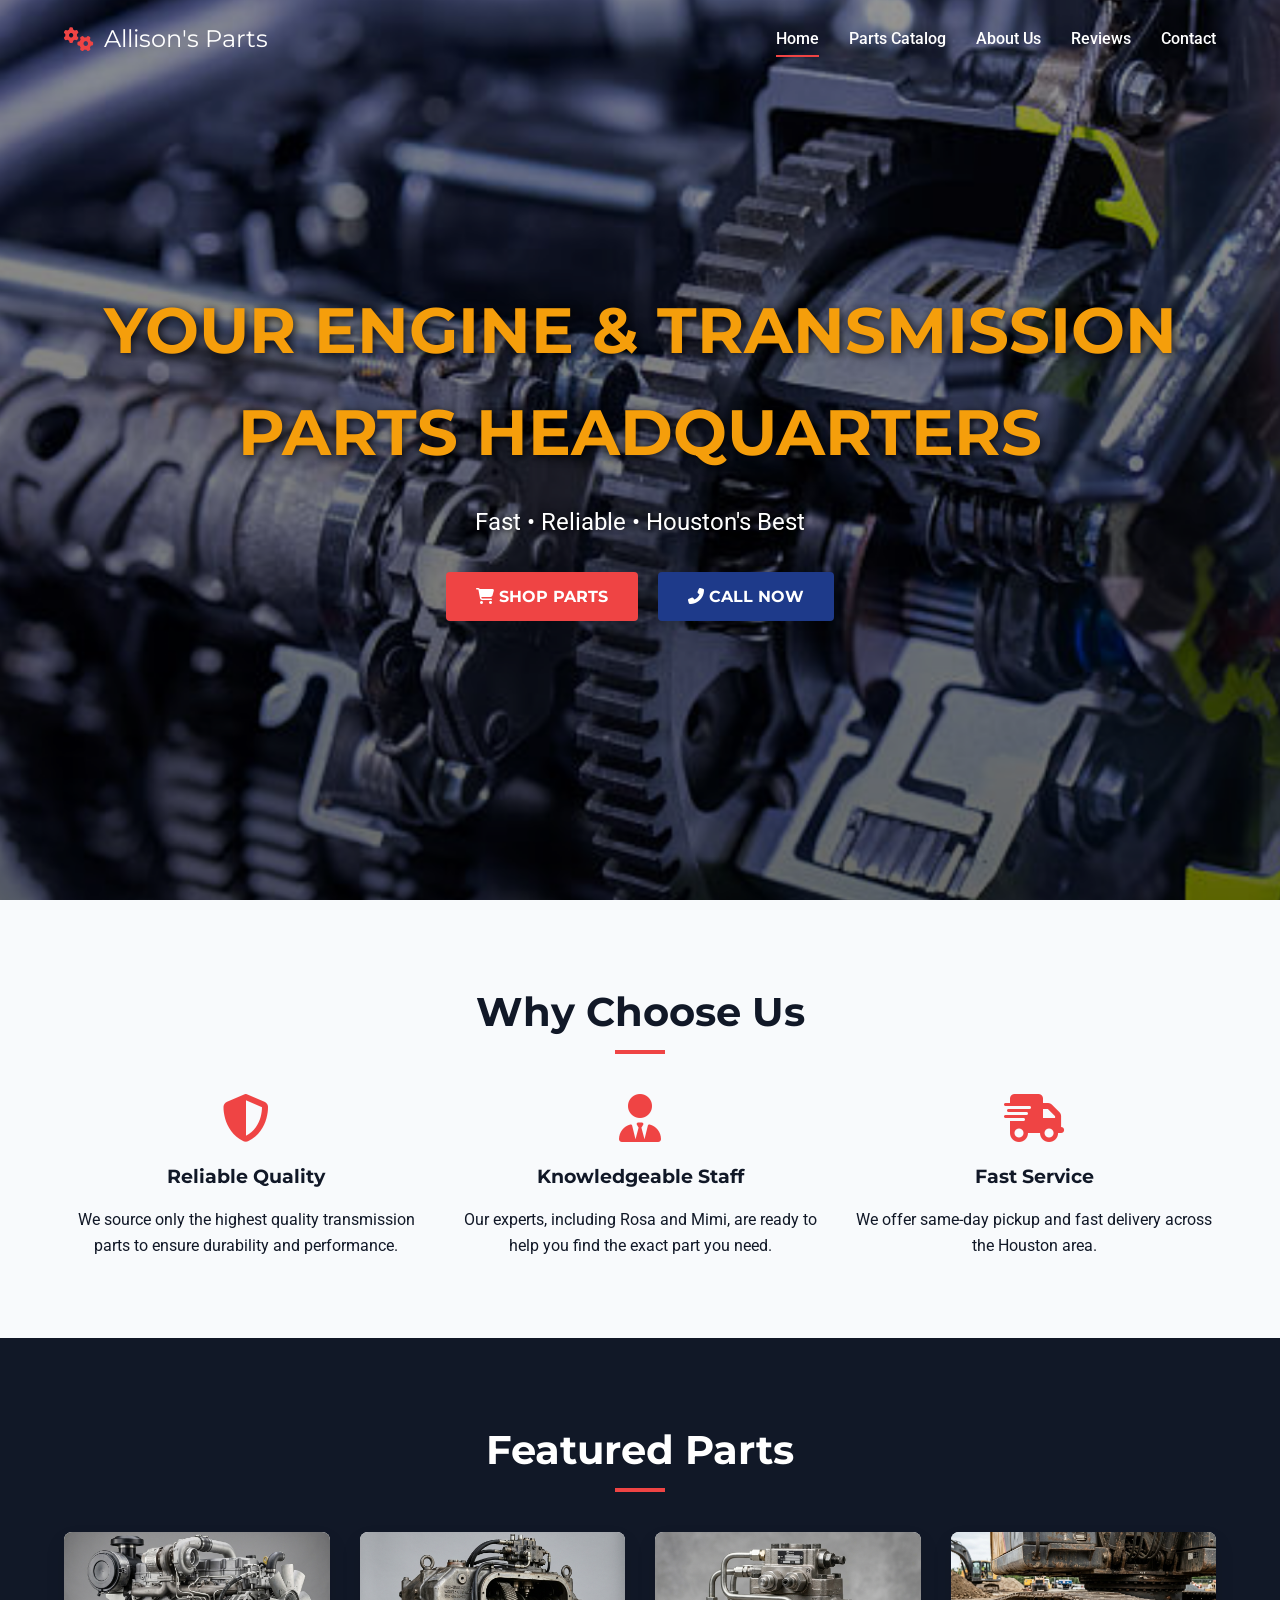
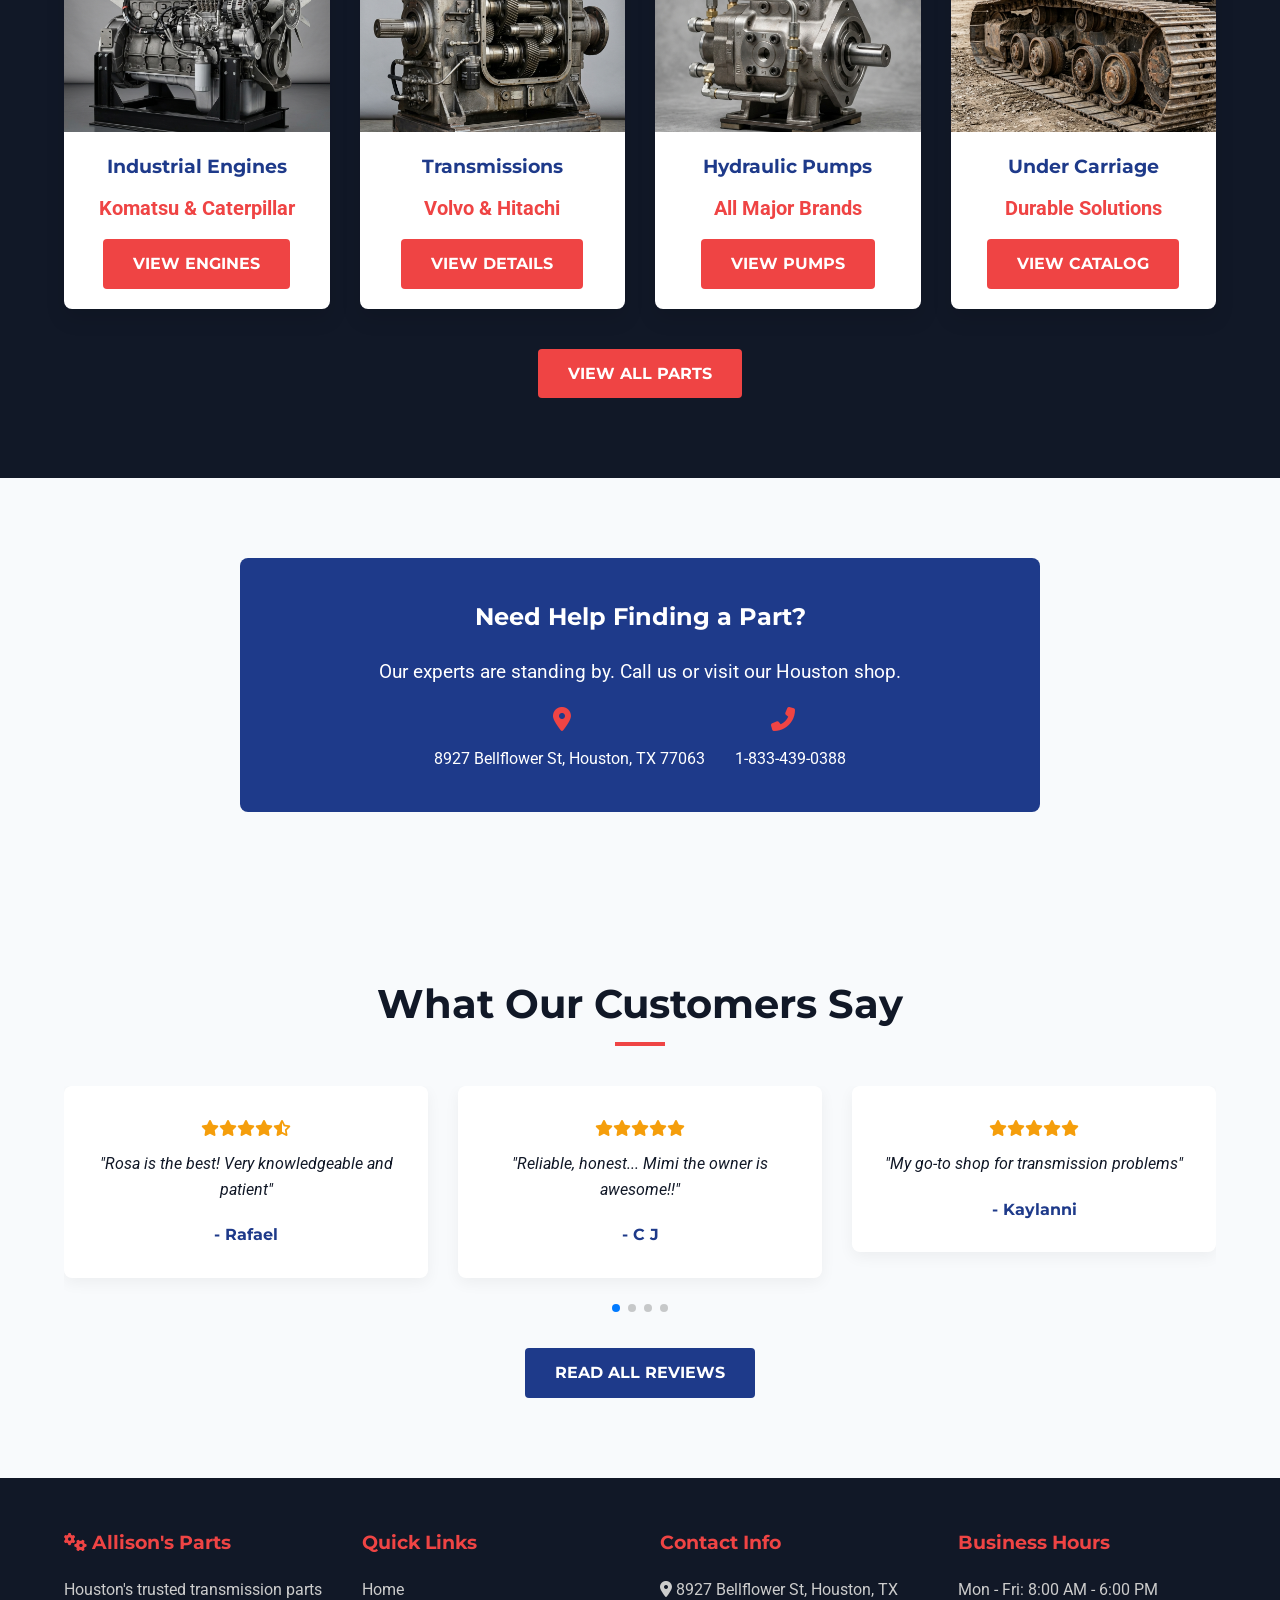
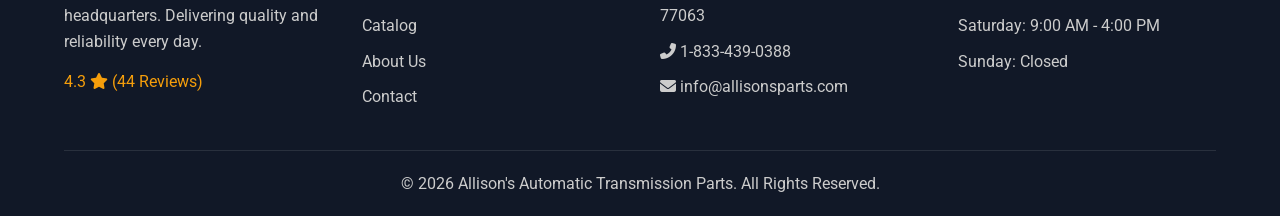
<file: index.html>
<!DOCTYPE html>
<html lang="en">
<head>
    <meta charset="UTF-8">
    <meta name="google-site-verification" content="gaj22bxt5rE-R6Ymua2FjD3MhMwJxtUASp9wpxJOE44" />
    <meta name="viewport" content="width=device-width, initial-scale=1.0">
    <title>Allison's Automatic Transmission Parts | Houston TX</title>
    <link rel="icon" type="image/svg+xml" href="data:image/svg+xml,<svg xmlns=%22http://www.w3.org/2000/svg%22 viewBox=%220 0 100 100%22><text y=%22.9em%22 font-size=%2290%22>??</text></svg>">
    <meta name="description" content="Houston's best transmission parts headquarters. Fast, reliable automatic transmission parts, sensors, and rebuild kits.">
    <!-- Google Fonts -->
    <link href="https://fonts.googleapis.com/css2?family=Montserrat:wght@400;700&family=Roboto:wght@400;500;700&display=swap" rel="stylesheet">
    <!-- FontAwesome -->
    <link rel="stylesheet" href="https://cdnjs.cloudflare.com/ajax/libs/font-awesome/6.4.0/css/all.min.css">
    <!-- AOS Animation CSS -->
    <link href="https://unpkg.com/aos@2.3.1/dist/aos.css" rel="stylesheet">
    <!-- Swiper CSS -->
    <link rel="stylesheet" href="https://unpkg.com/swiper/swiper-bundle.min.css">
    <!-- Favicon -->
    <link rel="icon" type="image/svg+xml" href="data:image/svg+xml,<svg xmlns=%22http://www.w3.org/2000/svg%22 viewBox=%220 0 100 100%22><text y=%22.9em%22 font-size=%2290%22>⚙️</text></svg>">
    <!-- Custom CSS -->
    <link rel="stylesheet" href="style.css">
</head>
<body>
    <!-- Preloader -->
    <div id="preloader">
        <i class="fas fa-cog gear-loader"></i>
    </div>

    <!-- Navbar -->
    <nav class="navbar">
        <a href="index.html" class="logo">
            <i class="fas fa-cogs"></i> Allison's Parts
        </a>
        <div class="nav-links">
            <a href="index.html" class="active">Home</a>
            <a href="parts.html">Parts Catalog</a>
            <a href="about.html">About Us</a>
            <a href="reviews.html">Reviews</a>
            <a href="contact.html">Contact</a>
        </div>
        <div class="hamburger">
            <i class="fas fa-bars"></i>
        </div>
    </nav>

    <header class="hero">
        <div class="hero-content" data-aos="fade-up">
            <h1>Your Engine & Transmission Parts Headquarters</h1>
            <p>Fast • Reliable • Houston's Best</p>
            <div class="hero-btns">
                <a href="parts.html" class="btn btn-primary"><i class="fas fa-shopping-cart"></i> Shop Parts</a>
                <a href="tel:+18334390388" class="btn btn-secondary"><i class="fas fa-phone-alt"></i> Call Now</a>
            </div>
        </div>
    </header>

    <!-- Why Us Section -->
    <section class="section">
        <h2 class="section-title" data-aos="fade-up">Why Choose Us</h2>
        <div class="features-grid">
            <div class="feature-item" data-aos="fade-up" data-aos-delay="100">
                <i class="fas fa-shield-alt"></i>
                <h3>Reliable Quality</h3>
                <p>We source only the highest quality transmission parts to ensure durability and performance.</p>
            </div>
            <div class="feature-item" data-aos="fade-up" data-aos-delay="200">
                <i class="fas fa-user-tie"></i>
                <h3>Knowledgeable Staff</h3>
                <p>Our experts, including Rosa and Mimi, are ready to help you find the exact part you need.</p>
            </div>
            <div class="feature-item" data-aos="fade-up" data-aos-delay="300">
                <i class="fas fa-truck-fast"></i>
                <h3>Fast Service</h3>
                <p>We offer same-day pickup and fast delivery across the Houston area.</p>
            </div>
        </div>
    </section>

    <!-- Featured Parts -->
    <section class="section section-dark">
        <h2 class="section-title" data-aos="fade-up">Featured Parts</h2>
        <div class="parts-grid">
            <div class="part-card" data-aos="fade-up" data-aos-delay="100">
                <div class="part-img">
                    <img src="engine.png" alt="Engines">
                </div>
                <div class="part-info">
                    <h3>Industrial Engines</h3>
                    <div class="part-price">Komatsu & Caterpillar</div>
                    <a href="parts.html" class="btn btn-primary">View Engines</a>
                </div>
            </div>
            <div class="part-card" data-aos="fade-up" data-aos-delay="200">
                <div class="part-img">
                    <img src="transmission.png" alt="Transmissions">
                </div>
                <div class="part-info">
                    <h3>Transmissions</h3>
                    <div class="part-price">Volvo & Hitachi</div>
                    <a href="parts.html" class="btn btn-primary">View Details</a>
                </div>
            </div>
            <div class="part-card" data-aos="fade-up" data-aos-delay="300">
                <div class="part-img">
                    <img src="pump.png" alt="Pumps">
                </div>
                <div class="part-info">
                    <h3>Hydraulic Pumps</h3>
                    <div class="part-price">All Major Brands</div>
                    <a href="parts.html" class="btn btn-primary">View Pumps</a>
                </div>
            </div>
            <div class="part-card" data-aos="fade-up" data-aos-delay="400">
                <div class="part-img">
                    <img src="undercarriage.png" alt="Undercarriage">
                </div>
                <div class="part-info">
                    <h3>Under Carriage</h3>
                    <div class="part-price">Durable Solutions</div>
                    <a href="parts.html" class="btn btn-primary">View Catalog</a>
                </div>
            </div>
        </div>
        <div style="text-align: center; margin-top: 40px;">
            <a href="parts.html" class="btn btn-primary">View All Parts</a>
        </div>
    </section>

    <!-- Quick Contact Card -->
    <section class="section" style="background-color: var(--secondary-color);">
        <div class="contact-info-card" data-aos="fade-up" style="max-width: 800px; margin: 0 auto; text-align: center;">
            <h2>Need Help Finding a Part?</h2>
            <p style="margin: 20px 0; font-size: 1.2rem;">Our experts are standing by. Call us or visit our Houston shop.</p>
            <div style="display: flex; justify-content: center; gap: 30px; flex-wrap: wrap;">
                <div>
                    <i class="fas fa-map-marker-alt" style="color: var(--accent-color); font-size: 1.5rem;"></i>
                    <p style="margin-top: 10px;">8927 Bellflower St, Houston, TX 77063</p>
                </div>
                <div>
                    <i class="fas fa-phone-alt" style="color: var(--accent-color); font-size: 1.5rem;"></i>
                    <p style="margin-top: 10px;"><a href="tel:+18334390388" style="color: white;">1-833-439-0388</a></p>
                </div>
            </div>
        </div>
    </section>

    <!-- Reviews Carousel Preview -->
    <section class="section">
        <h2 class="section-title" data-aos="fade-up">What Our Customers Say</h2>
        <div class="swiper-container reviews-slider" data-aos="fade-up">
            <div class="swiper-wrapper">
                <div class="swiper-slide">
                    <div class="review-card">
                        <div class="stars">
                            <i class="fas fa-star"></i><i class="fas fa-star"></i><i class="fas fa-star"></i><i class="fas fa-star"></i><i class="fas fa-star-half-alt"></i>
                        </div>
                        <p>"Rosa is the best! Very knowledgeable and patient"</p>
                        <h4 class="reviewer-name">- Rafael</h4>
                    </div>
                </div>
                <div class="swiper-slide">
                    <div class="review-card">
                        <div class="stars">
                            <i class="fas fa-star"></i><i class="fas fa-star"></i><i class="fas fa-star"></i><i class="fas fa-star"></i><i class="fas fa-star"></i>
                        </div>
                        <p>"Reliable, honest... Mimi the owner is awesome!!"</p>
                        <h4 class="reviewer-name">- C J</h4>
                    </div>
                </div>
                <div class="swiper-slide">
                    <div class="review-card">
                        <div class="stars">
                            <i class="fas fa-star"></i><i class="fas fa-star"></i><i class="fas fa-star"></i><i class="fas fa-star"></i><i class="fas fa-star"></i>
                        </div>
                        <p>"My go-to shop for transmission problems"</p>
                        <h4 class="reviewer-name">- Kaylanni</h4>
                    </div>
                </div>
                <div class="swiper-slide">
                    <div class="review-card">
                        <div class="stars">
                            <i class="fas fa-star"></i><i class="fas fa-star"></i><i class="fas fa-star"></i><i class="fas fa-star"></i><i class="fas fa-star-half-alt"></i>
                        </div>
                        <p>"Excellent parts store. Always help me"</p>
                        <h4 class="reviewer-name">- Missela</h4>
                    </div>
                </div>
            </div>
            <div class="swiper-pagination"></div>
        </div>
        <div style="text-align: center; margin-top: 20px;">
            <a href="reviews.html" class="btn btn-secondary">Read All Reviews</a>
        </div>
    </section>

    <!-- Footer -->
    <footer>
        <div class="footer-content">
            <div class="footer-col">
                <h3><i class="fas fa-cogs"></i> Allison's Parts</h3>
                <p>Houston's trusted transmission parts headquarters. Delivering quality and reliability every day.</p>
                <div class="stars" style="margin-top: 15px;">
                    <span>4.3</span> <i class="fas fa-star"></i> (44 Reviews)
                </div>
            </div>
            <div class="footer-col">
                <h3>Quick Links</h3>
                <ul>
                    <li><a href="index.html">Home</a></li>
                    <li><a href="parts.html">Catalog</a></li>
                    <li><a href="about.html">About Us</a></li>
                    <li><a href="contact.html">Contact</a></li>
                </ul>
            </div>
            <div class="footer-col">
                <h3>Contact Info</h3>
                <p><i class="fas fa-map-marker-alt"></i> 8927 Bellflower St, Houston, TX 77063</p>
                <p><i class="fas fa-phone-alt"></i> <a href="tel:+18334390388">1-833-439-0388</a></p>
                <p><i class="fas fa-envelope"></i> info@allisonsparts.com</p>
            </div>
            <div class="footer-col">
                <h3>Business Hours</h3>
                <ul>
                    <li>Mon - Fri: 8:00 AM - 6:00 PM</li>
                    <li>Saturday: 9:00 AM - 4:00 PM</li>
                    <li>Sunday: Closed</li>
                </ul>
            </div>
        </div>
        <div class="footer-bottom">
            <p>&copy; 2026 Allison's Automatic Transmission Parts. All Rights Reserved.</p>
        </div>
    </footer>

    <!-- Floating Buttons -->
    <div class="floating-btn back-to-top" id="backToTop" title="Back to Top">
        <i class="fas fa-chevron-up"></i>
    </div>

    <!-- Scripts -->
    <script src="https://unpkg.com/aos@2.3.1/dist/aos.js"></script>
    <script src="https://unpkg.com/swiper/swiper-bundle.min.js"></script>
    <script src="script.js"></script>
</body>
</html>
</file>
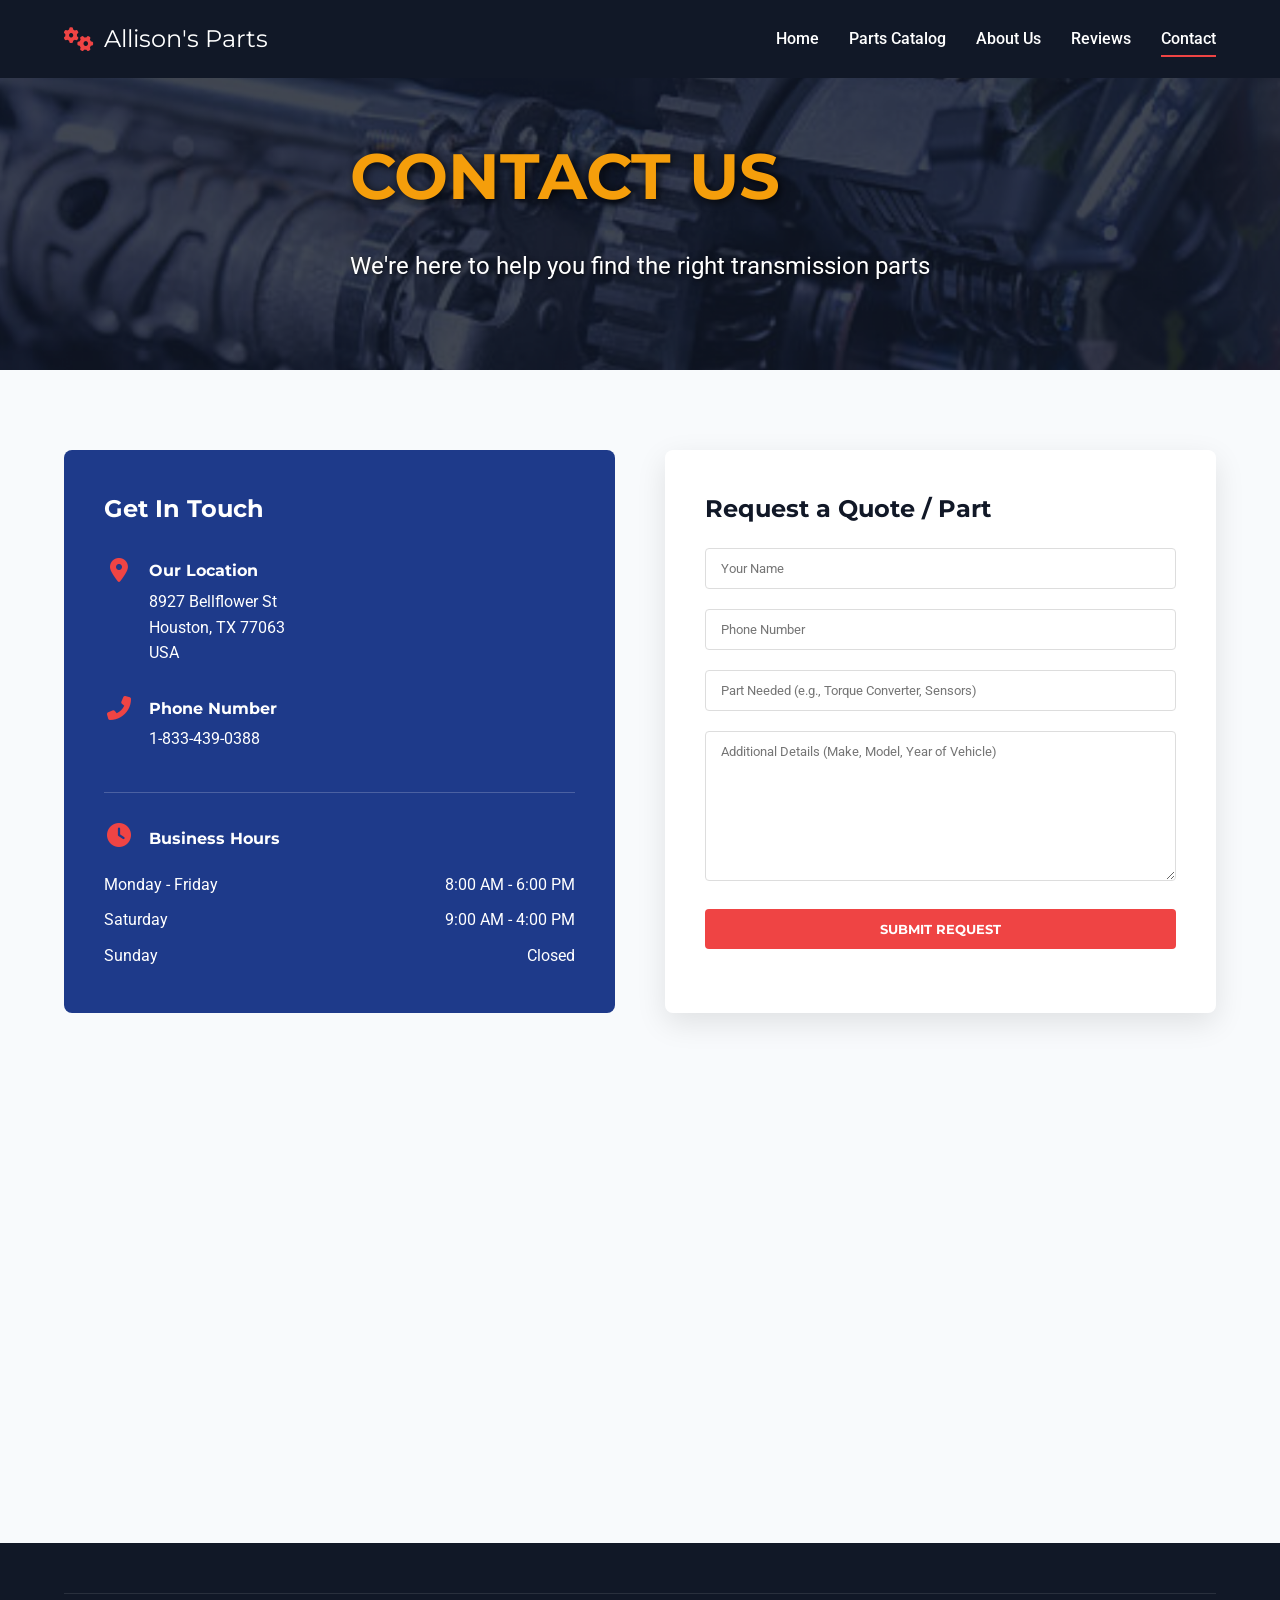
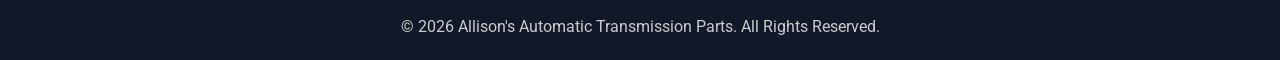
<file: contact.html>
<!DOCTYPE html>
<html lang="en">
<head>
    <meta charset="UTF-8">
    <meta name="google-site-verification" content="gaj22bxt5rE-R6Ymua2FjD3MhMwJxtUASp9wpxJOE44" />
    <meta name="viewport" content="width=device-width, initial-scale=1.0">
    <title>Contact Us | Allison's Automatic Transmission Parts</title>
    <link rel="icon" type="image/svg+xml" href="data:image/svg+xml,<svg xmlns=%22http://www.w3.org/2000/svg%22 viewBox=%220 0 100 100%22><text y=%22.9em%22 font-size=%2290%22>⚙️</text></svg>">
    <link href="https://fonts.googleapis.com/css2?family=Montserrat:wght@400;700&family=Roboto:wght@400;500;700&display=swap" rel="stylesheet">
    <link rel="stylesheet" href="https://cdnjs.cloudflare.com/ajax/libs/font-awesome/6.4.0/css/all.min.css">
    <link href="https://unpkg.com/aos@2.3.1/dist/aos.css" rel="stylesheet">
    <link rel="stylesheet" href="style.css">
</head>
<body>
    <nav class="navbar" style="background-color: var(--dark-color);">
        <a href="index.html" class="logo">
            <i class="fas fa-cogs"></i> Allison's Parts
        </a>
        <div class="nav-links">
            <a href="index.html">Home</a>
            <a href="parts.html">Parts Catalog</a>
            <a href="about.html">About Us</a>
            <a href="reviews.html">Reviews</a>
            <a href="contact.html" class="active">Contact</a>
        </div>
        <div class="hamburger">
            <i class="fas fa-bars"></i>
        </div>
    </nav>

    <div class="page-header">
        <div class="hero-content" data-aos="fade-in">
            <h1>Contact Us</h1>
            <p>We're here to help you find the right transmission parts</p>
        </div>
    </div>

    <section class="section">
        <div class="contact-wrapper">
            <div class="contact-info-card" data-aos="fade-right">
                <h2 style="font-family: var(--heading-font); margin-bottom: 30px;">Get In Touch</h2>
                
                <div class="contact-info-item">
                    <i class="fas fa-map-marker-alt"></i>
                    <div>
                        <h4 style="margin-bottom: 5px;">Our Location</h4>
                        <p>8927 Bellflower St<br>Houston, TX 77063<br>USA</p>
                    </div>
                </div>
                
                <div class="contact-info-item">
                    <i class="fas fa-phone-alt"></i>
                    <div>
                        <h4 style="margin-bottom: 5px;">Phone Number</h4>
                        <p><a href="tel:+18334390388" style="color: #fff;">1-833-439-0388</a></p>
                    </div>
                </div>
                
                
                <div style="margin-top: 40px; padding-top: 30px; border-top: 1px solid rgba(255,255,255,0.2);">
                    <h4 style="margin-bottom: 15px;"><i class="fas fa-clock" style="color: var(--accent-color); margin-right: 10px;"></i> Business Hours</h4>
                    <table style="width: 100%; border-collapse: collapse;">
                        <tr><td style="padding: 5px 0;">Monday - Friday</td><td style="text-align: right;">8:00 AM - 6:00 PM</td></tr>
                        <tr><td style="padding: 5px 0;">Saturday</td><td style="text-align: right;">9:00 AM - 4:00 PM</td></tr>
                        <tr><td style="padding: 5px 0;">Sunday</td><td style="text-align: right;">Closed</td></tr>
                    </table>
                </div>
            </div>
            
            <div class="contact-form" data-aos="fade-left">
                <h2 style="font-family: var(--heading-font); color: var(--dark-color); margin-bottom: 20px;">Request a Quote / Part</h2>
                <!-- Using Formspree (can be easily configured by client) -->
                <form action="https://formspree.io/f/YOUR_FORM_ID" method="POST">
                    <div class="form-group">
                        <input type="text" name="name" class="form-control" placeholder="Your Name" required>
                    </div>
                    <div class="form-group">
                        <input type="tel" name="phone" class="form-control" placeholder="Phone Number" required>
                    </div>
                    <div class="form-group">
                        <input type="text" name="part_needed" class="form-control" placeholder="Part Needed (e.g., Torque Converter, Sensors)" required>
                    </div>
                    <div class="form-group">
                        <textarea name="message" class="form-control" placeholder="Additional Details (Make, Model, Year of Vehicle)" required></textarea>
                    </div>
                    <button type="submit" class="btn btn-primary" style="width: 100%;">Submit Request</button>
                </form>
            </div>
        </div>
        
        <!-- Google Maps Embed -->
        <div class="map-container" data-aos="fade-up" data-aos-delay="200">
            <iframe src="https://www.google.com/maps/embed?pb=!1m18!1m12!1m3!1d3464.717145281858!2d-95.51868352349072!3d29.72802083344605!2m3!1f0!2f0!3f0!3m2!1i1024!2i768!4f13.1!3m3!1m2!1s0x8640c30de4df4afb%3A0x8e8ab3c990264b32!2s8927%20Bellflower%20St%2C%20Houston%2C%20TX%2077063!5e0!3m2!1sen!2sus!4v1700000000000!5m2!1sen!2sus" allowfullscreen="" loading="lazy" referrerpolicy="no-referrer-when-downgrade"></iframe>
        </div>
    </section>

    <!-- Footer -->
    <footer>
        <div class="footer-bottom">
            <p>&copy; 2026 Allison's Automatic Transmission Parts. All Rights Reserved.</p>
        </div>
    </footer>


    <script src="https://unpkg.com/aos@2.3.1/dist/aos.js"></script>
    <script src="script.js"></script>
</body>
</html>
</file>
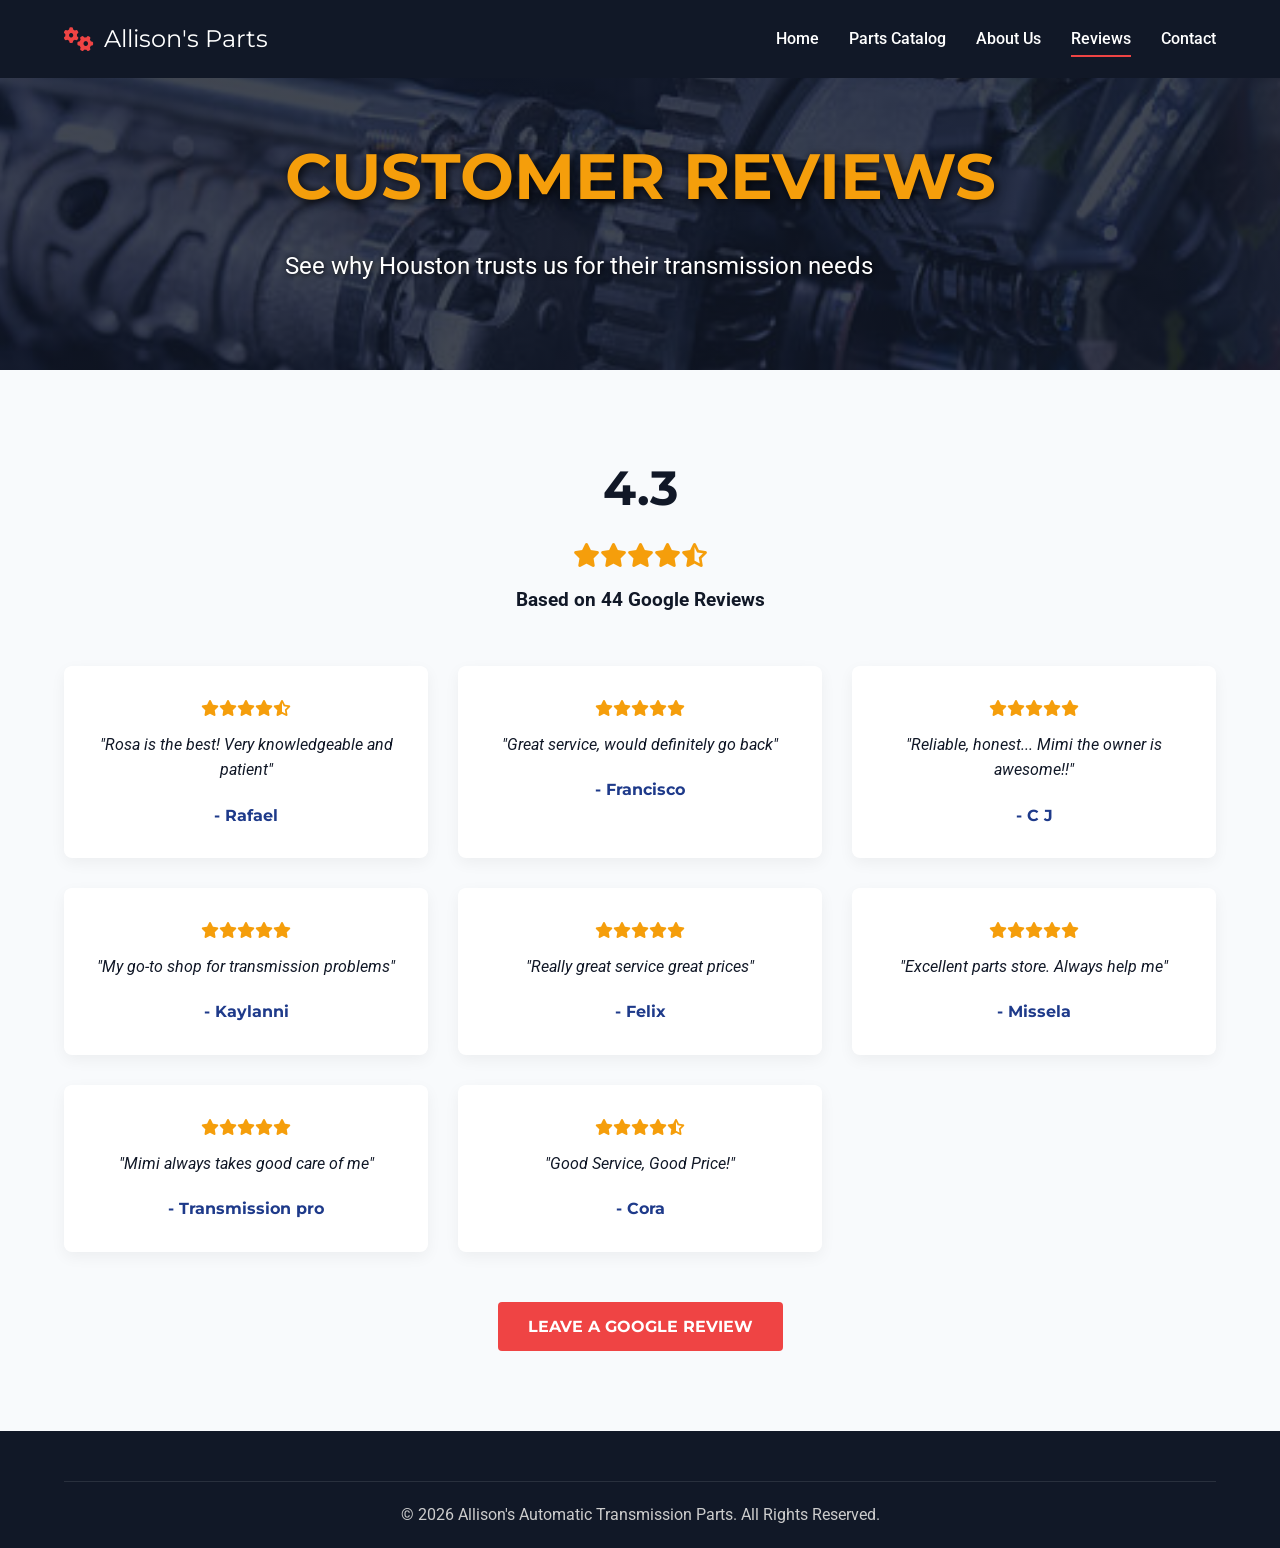
<file: reviews.html>
<!DOCTYPE html>
<html lang="en">
<head>
    <meta charset="UTF-8">
    <meta name="google-site-verification" content="gaj22bxt5rE-R6Ymua2FjD3MhMwJxtUASp9wpxJOE44" />
    <meta name="viewport" content="width=device-width, initial-scale=1.0">
    <title>Customer Reviews | Allison's Automatic Transmission Parts</title>
    <link rel="icon" type="image/svg+xml" href="data:image/svg+xml,<svg xmlns=%22http://www.w3.org/2000/svg%22 viewBox=%220 0 100 100%22><text y=%22.9em%22 font-size=%2290%22>⚙️</text></svg>">
    <link href="https://fonts.googleapis.com/css2?family=Montserrat:wght@400;700&family=Roboto:wght@400;500;700&display=swap" rel="stylesheet">
    <link rel="stylesheet" href="https://cdnjs.cloudflare.com/ajax/libs/font-awesome/6.4.0/css/all.min.css">
    <link href="https://unpkg.com/aos@2.3.1/dist/aos.css" rel="stylesheet">
    <link rel="stylesheet" href="style.css">
</head>
<body>
    <nav class="navbar" style="background-color: var(--dark-color);">
        <a href="index.html" class="logo">
            <i class="fas fa-cogs"></i> Allison's Parts
        </a>
        <div class="nav-links">
            <a href="index.html">Home</a>
            <a href="parts.html">Parts Catalog</a>
            <a href="about.html">About Us</a>
            <a href="reviews.html" class="active">Reviews</a>
            <a href="contact.html">Contact</a>
        </div>
        <div class="hamburger">
            <i class="fas fa-bars"></i>
        </div>
    </nav>

    <div class="page-header">
        <div class="hero-content" data-aos="fade-in">
            <h1>Customer Reviews</h1>
            <p>See why Houston trusts us for their transmission needs</p>
        </div>
    </div>

    <section class="section">
        <div style="text-align: center; margin-bottom: 50px;" data-aos="fade-up">
            <h2 style="font-size: 3rem; color: var(--dark-color); margin-bottom: 10px;">4.3</h2>
            <div class="stars" style="font-size: 1.5rem; margin-bottom: 10px;">
                <i class="fas fa-star"></i><i class="fas fa-star"></i><i class="fas fa-star"></i><i class="fas fa-star"></i><i class="fas fa-star-half-alt"></i>
            </div>
            <p style="font-size: 1.2rem; font-weight: bold;">Based on 44 Google Reviews</p>
        </div>

        <div style="display: grid; grid-template-columns: repeat(auto-fit, minmax(300px, 1fr)); gap: 30px;">
            <div class="review-card" data-aos="fade-up" data-aos-delay="100">
                <div class="stars"><i class="fas fa-star"></i><i class="fas fa-star"></i><i class="fas fa-star"></i><i class="fas fa-star"></i><i class="fas fa-star-half-alt"></i></div>
                <p>"Rosa is the best! Very knowledgeable and patient"</p>
                <h4 class="reviewer-name">- Rafael</h4>
            </div>
            <div class="review-card" data-aos="fade-up" data-aos-delay="200">
                <div class="stars"><i class="fas fa-star"></i><i class="fas fa-star"></i><i class="fas fa-star"></i><i class="fas fa-star"></i><i class="fas fa-star"></i></div>
                <p>"Great service, would definitely go back"</p>
                <h4 class="reviewer-name">- Francisco</h4>
            </div>
            <div class="review-card" data-aos="fade-up" data-aos-delay="300">
                <div class="stars"><i class="fas fa-star"></i><i class="fas fa-star"></i><i class="fas fa-star"></i><i class="fas fa-star"></i><i class="fas fa-star"></i></div>
                <p>"Reliable, honest... Mimi the owner is awesome!!"</p>
                <h4 class="reviewer-name">- C J</h4>
            </div>
            <div class="review-card" data-aos="fade-up" data-aos-delay="400">
                <div class="stars"><i class="fas fa-star"></i><i class="fas fa-star"></i><i class="fas fa-star"></i><i class="fas fa-star"></i><i class="fas fa-star"></i></div>
                <p>"My go-to shop for transmission problems"</p>
                <h4 class="reviewer-name">- Kaylanni</h4>
            </div>
            <div class="review-card" data-aos="fade-up" data-aos-delay="500">
                <div class="stars"><i class="fas fa-star"></i><i class="fas fa-star"></i><i class="fas fa-star"></i><i class="fas fa-star"></i><i class="fas fa-star"></i></div>
                <p>"Really great service great prices"</p>
                <h4 class="reviewer-name">- Felix</h4>
            </div>
            <div class="review-card" data-aos="fade-up" data-aos-delay="600">
                <div class="stars"><i class="fas fa-star"></i><i class="fas fa-star"></i><i class="fas fa-star"></i><i class="fas fa-star"></i><i class="fas fa-star"></i></div>
                <p>"Excellent parts store. Always help me"</p>
                <h4 class="reviewer-name">- Missela</h4>
            </div>
            <div class="review-card" data-aos="fade-up" data-aos-delay="700">
                <div class="stars"><i class="fas fa-star"></i><i class="fas fa-star"></i><i class="fas fa-star"></i><i class="fas fa-star"></i><i class="fas fa-star"></i></div>
                <p>"Mimi always takes good care of me"</p>
                <h4 class="reviewer-name">- Transmission pro</h4>
            </div>
            <div class="review-card" data-aos="fade-up" data-aos-delay="800">
                <div class="stars"><i class="fas fa-star"></i><i class="fas fa-star"></i><i class="fas fa-star"></i><i class="fas fa-star"></i><i class="fas fa-star-half-alt"></i></div>
                <p>"Good Service, Good Price!"</p>
                <h4 class="reviewer-name">- Cora</h4>
            </div>
        </div>
        
        <div style="text-align: center; margin-top: 50px;">
            <a href="https://maps.app.goo.gl/YDY6t7fccBswqCMg6" target="_blank" class="btn btn-primary">Leave a Google Review</a>
        </div>
    </section>

    <!-- Footer -->
    <footer>
        <div class="footer-bottom">
            <p>&copy; 2026 Allison's Automatic Transmission Parts. All Rights Reserved.</p>
        </div>
    </footer>

    <script src="https://unpkg.com/aos@2.3.1/dist/aos.js"></script>
    <script src="script.js"></script>
</body>
</html>
</file>
<file: style.css>
:root {
  --primary-color: #1E3A8A;
  --secondary-color: #F8FAFC;
  --accent-color: #EF4444;
  --gold-color: #F59E0B;
  --dark-color: #111827;
  --heading-font: 'Montserrat', sans-serif;
  --body-font: 'Roboto', sans-serif;
}

* {
  margin: 0;
  padding: 0;
  box-sizing: border-box;
}

html, body {
  font-family: var(--body-font);
  color: var(--dark-color);
  background-color: var(--secondary-color);
  line-height: 1.6;
  overflow-x: hidden;
  width: 100%;
}

h1, h2, h3, h4, h5, h6 {
  font-family: var(--heading-font);
  font-weight: 700;
}

a {
  text-decoration: none;
  color: inherit;
  transition: all 0.3s ease;
}

ul {
  list-style: none;
}

img {
  max-width: 100%;
  height: auto;
  display: block;
}

/* Preloader */
#preloader {
  position: fixed;
  top: 0;
  left: 0;
  width: 100%;
  height: 100%;
  background-color: var(--dark-color);
  display: flex;
  justify-content: center;
  align-items: center;
  z-index: 9999;
  transition: opacity 0.5s ease;
}

.gear-loader {
  font-size: 50px;
  color: var(--accent-color);
  animation: spin 2s linear infinite;
}

@keyframes spin {
  100% { transform: rotate(360deg); }
}

/* Navbar */
.navbar {
  position: fixed;
  top: 0;
  width: 100%;
  padding: 20px 5%;
  display: flex;
  justify-content: space-between;
  align-items: center;
  z-index: 1000;
  transition: all 0.4s ease;
  background-color: transparent;
}

.navbar.scrolled {
  background-color: var(--dark-color);
  padding: 15px 5%;
  box-shadow: 0 5px 15px rgba(0,0,0,0.3);
}

.logo {
  font-family: var(--heading-font);
  font-size: 1.5rem;
  color: #fff;
  display: flex;
  align-items: center;
  gap: 10px;
}

.logo i {
  color: var(--accent-color);
}

.nav-links {
  display: flex;
  gap: 30px;
}

.nav-links a {
  color: #fff;
  font-weight: 500;
  position: relative;
}

.nav-links a::after {
  content: '';
  position: absolute;
  bottom: -5px;
  left: 0;
  width: 0%;
  height: 2px;
  background-color: var(--accent-color);
  transition: width 0.3s ease;
}

.nav-links a:hover::after, .nav-links a.active::after {
  width: 100%;
}

.hamburger {
  display: none;
  color: #fff;
  font-size: 1.5rem;
  cursor: pointer;
}

/* Buttons */
.btn {
  display: inline-block;
  padding: 12px 30px;
  font-family: var(--heading-font);
  font-weight: 700;
  text-transform: uppercase;
  border: none;
  cursor: pointer;
  border-radius: 4px;
}

.btn-primary {
  background-color: var(--accent-color);
  color: #fff;
}

.btn-primary:hover {
  background-color: #dc2626;
  transform: translateY(-2px);
}

.btn-secondary {
  background-color: var(--primary-color);
  color: #fff;
}

.btn-secondary:hover {
  background-color: #1e40af;
  transform: translateY(-2px);
}

/* Hero Section */
.hero {
  height: 100vh;
  position: relative;
  display: flex;
  align-items: center;
  justify-content: center;
  text-align: center;
  color: #fff;
  padding: 0 20px;
  overflow: hidden;
  background-color: #000; /* Fallback */
}

.hero-content {
  position: relative;
  z-index: 10;
}

.hero::before {
  content: '';
  position: absolute;
  top: -10%; left: -10%; width: 120%; height: 120%;
  background: linear-gradient(rgba(0, 0, 0, 0.4), rgba(0, 0, 0, 0.6)), url('hero-bg.jpg') center/cover no-repeat;
  z-index: 1;
  animation: kenBurns 20s ease-in-out infinite;
  will-change: transform;
}

@keyframes kenBurns {
  0% { transform: scale(1) translate(0, 0); }
  50% { transform: scale(1.1) translate(-2%, -1%); }
  100% { transform: scale(1) translate(0, 0); }
}

#hero-video {
  position: absolute;
  top: 0;
  left: 0;
  width: 100%;
  height: 100%;
  object-fit: cover;
  object-position: center bottom;
  z-index: 0;
}

.hero-content h1 {
  font-size: 4rem;
  margin-bottom: 20px;
  text-transform: uppercase;
  color: #F59E0B;
  text-shadow: 2px 2px 10px rgba(0,0,0,0.8);
}

.hero-content p {
  font-size: 1.5rem;
  margin-bottom: 30px;
  color: #fff;
  text-shadow: 1px 1px 5px rgba(0,0,0,0.8);
}

.hero-btns {
  display: flex;
  gap: 20px;
  justify-content: center;
}

/* Sections General */
.section {
  padding: 80px 5%;
}

.section-title {
  text-align: center;
  font-size: 2.5rem;
  margin-bottom: 50px;
  color: var(--dark-color);
  position: relative;
  display: block;
  width: fit-content;
  margin-left: auto;
  margin-right: auto;
}

.section-title::after {
  content: '';
  position: absolute;
  bottom: -10px;
  left: 50%;
  transform: translateX(-50%);
  width: 50px;
  height: 4px;
  background-color: var(--accent-color);
}

.section-dark {
  background-color: var(--dark-color);
  color: #fff;
}

.section-dark .section-title {
  color: #fff;
}

/* Featured Parts Cards */
.parts-grid {
  display: grid;
  grid-template-columns: repeat(auto-fit, minmax(250px, 1fr));
  gap: 30px;
}

.part-card {
  background-color: #fff;
  border-radius: 8px;
  overflow: hidden;
  box-shadow: 0 10px 20px rgba(0,0,0,0.1);
  transition: transform 0.3s ease;
  position: relative;
}

.part-card:hover {
  transform: translateY(-10px);
}

.part-img {
  height: 200px;
  overflow: hidden;
  position: relative;
  background-color: #eee;
}

.part-img img {
  width: 100%;
  height: 100%;
  object-fit: cover;
  transition: transform 0.5s ease;
}

.part-card:hover .part-img img {
  transform: scale(1.1);
}

.part-info {
  padding: 20px;
  text-align: center;
}

.part-info h3 {
  margin-bottom: 10px;
  color: var(--primary-color);
}

.part-price {
  font-size: 1.25rem;
  font-weight: 700;
  color: var(--accent-color);
  margin-bottom: 15px;
}

/* Why Us Section */
.features-grid {
  display: grid;
  grid-template-columns: repeat(3, 1fr);
  gap: 30px;
  text-align: center;
}

.feature-item i {
  font-size: 3rem;
  color: var(--accent-color);
  margin-bottom: 20px;
}

.feature-item h3 {
  margin-bottom: 15px;
}

/* Swiper Reviews */
.swiper-container {
  width: 100%;
  padding-bottom: 50px;
  overflow: hidden;
}

.review-card {
  background-color: #fff;
  padding: 30px;
  border-radius: 8px;
  box-shadow: 0 5px 15px rgba(0,0,0,0.05);
  text-align: center;
}

.review-card p {
  font-style: italic;
  margin-bottom: 20px;
}

.reviewer-name {
  font-family: var(--heading-font);
  font-weight: 700;
  color: var(--primary-color);
}

.stars {
  color: var(--gold-color);
  margin-bottom: 10px;
}

/* Footer */
footer {
  background-color: var(--dark-color);
  color: #fff;
  padding: 50px 5% 20px;
}

.footer-content {
  display: grid;
  grid-template-columns: repeat(auto-fit, minmax(250px, 1fr));
  gap: 40px;
  margin-bottom: 30px;
}

.footer-col h3 {
  color: var(--accent-color);
  margin-bottom: 20px;
}

.footer-col p, .footer-col li {
  margin-bottom: 10px;
  color: #ccc;
}

.footer-col a {
  color: #ccc;
}

.footer-col a:hover {
  color: var(--accent-color);
}

.footer-bottom {
  text-align: center;
  padding-top: 20px;
  border-top: 1px solid rgba(255,255,255,0.1);
  color: #ccc;
}

/* Back to Top */
.floating-btn {
  position: fixed;
  bottom: 20px;
  right: 20px;
  width: 50px;
  height: 50px;
  border-radius: 50%;
  display: flex;
  justify-content: center;
  align-items: center;
  font-size: 24px;
  color: #fff;
  z-index: 999;
  cursor: pointer;
  box-shadow: 0 4px 10px rgba(0,0,0,0.3);
  transition: all 0.3s ease;
}


.back-to-top {
  background-color: var(--primary-color);
  opacity: 0;
  pointer-events: none;
}

.back-to-top.show {
  opacity: 1;
  pointer-events: auto;
}

.back-to-top:hover {
  background-color: var(--accent-color);
  transform: translateY(-5px);
}

/* Parts Page Filtering */
.filter-container {
  display: flex;
  justify-content: center;
  flex-wrap: wrap;
  gap: 15px;
  margin-bottom: 40px;
}

.filter-btn {
  padding: 8px 20px;
  border: 2px solid var(--primary-color);
  background: transparent;
  color: var(--primary-color);
  font-family: var(--heading-font);
  font-weight: 700;
  cursor: pointer;
  border-radius: 20px;
  transition: all 0.3s;
}

.filter-btn.active, .filter-btn:hover {
  background: var(--primary-color);
  color: #fff;
}

/* Contact Form */
.contact-wrapper {
  display: grid;
  grid-template-columns: 1fr 1fr;
  gap: 50px;
}

.contact-info-card {
  background: var(--primary-color);
  color: #fff;
  padding: 40px;
  border-radius: 8px;
}

.contact-info-card i {
  color: var(--accent-color);
  font-size: 1.5rem;
  margin-right: 15px;
  width: 30px;
  text-align: center;
}

.contact-info-item {
  display: flex;
  align-items: flex-start;
  margin-bottom: 30px;
}

.contact-form {
  background: #fff;
  padding: 40px;
  border-radius: 8px;
  box-shadow: 0 10px 30px rgba(0,0,0,0.1);
}

.form-group {
  margin-bottom: 20px;
}

.form-control {
  width: 100%;
  padding: 12px 15px;
  border: 1px solid #ddd;
  border-radius: 4px;
  font-family: var(--body-font);
}

.form-control:focus {
  outline: none;
  border-color: var(--primary-color);
}

textarea.form-control {
  resize: vertical;
  height: 150px;
}

/* Map */
.map-container {
  height: 400px;
  width: 100%;
  margin-top: 50px;
}

.map-container iframe {
  width: 100%;
  height: 100%;
  border: 0;
}

/* Page Header */
.page-header {
  height: 300px;
  position: relative;
  overflow: hidden;
  background-color: #111;
  display: flex;
  align-items: center;
  justify-content: center;
  color: #fff;
  margin-top: 70px;
}

.page-header::before {
  content: '';
  position: absolute;
  top: -10%; left: -10%; width: 120%; height: 120%;
  background: linear-gradient(rgba(17, 24, 39, 0.8), rgba(17, 24, 39, 0.8)), url('hero-bg.jpg') center/cover no-repeat;
  z-index: 1;
  animation: kenBurns 20s ease-in-out infinite;
  will-change: transform;
}

.page-header h1 {
  position: relative;
  z-index: 10;
}

/* Mobile Responsive */
@media (max-width: 992px) {
  .hero-content h1 { font-size: 3rem; }
  .features-grid { grid-template-columns: repeat(2, 1fr); }
  .contact-wrapper { grid-template-columns: 1fr; }
}

@media (max-width: 768px) {
  .nav-links {
    position: fixed;
    top: 70px;
    right: -100%;
    width: 250px;
    height: calc(100vh - 70px);
    background-color: var(--dark-color);
    flex-direction: column;
    padding: 40px 20px;
    transition: right 0.4s ease;
  }
  
  .nav-links.active {
    right: 0;
  }
  
  .hamburger {
    display: block;
  }
  
  .hero { 
    height: 80vh; 
    padding-top: 100px;
    background-color: #000;
  }
  .hero::before {
    top: -15%; left: -15%; width: 130%; height: 130%;
    background-position: center center;
    animation: kenBurnsMobile 15s ease-in-out infinite;
  }

  @keyframes kenBurnsMobile {
    0% { transform: scale(1.1) translate(0, 0); }
    50% { transform: scale(1.2) translate(-3%, -2%); }
    100% { transform: scale(1.1) translate(0, 0); }
  }
  .hero-content h1 { font-size: 2.2rem; }
  .section-title { font-size: 1.8rem; margin-bottom: 30px; }
  .features-grid { grid-template-columns: 1fr; }
  .hero-btns { flex-direction: column; width: 100%; max-width: 300px; margin: 0 auto; }
  .btn { width: 100%; margin-bottom: 10px; }
  
  .navbar { background-color: var(--dark-color); padding: 15px 5%; }
}
</file>
